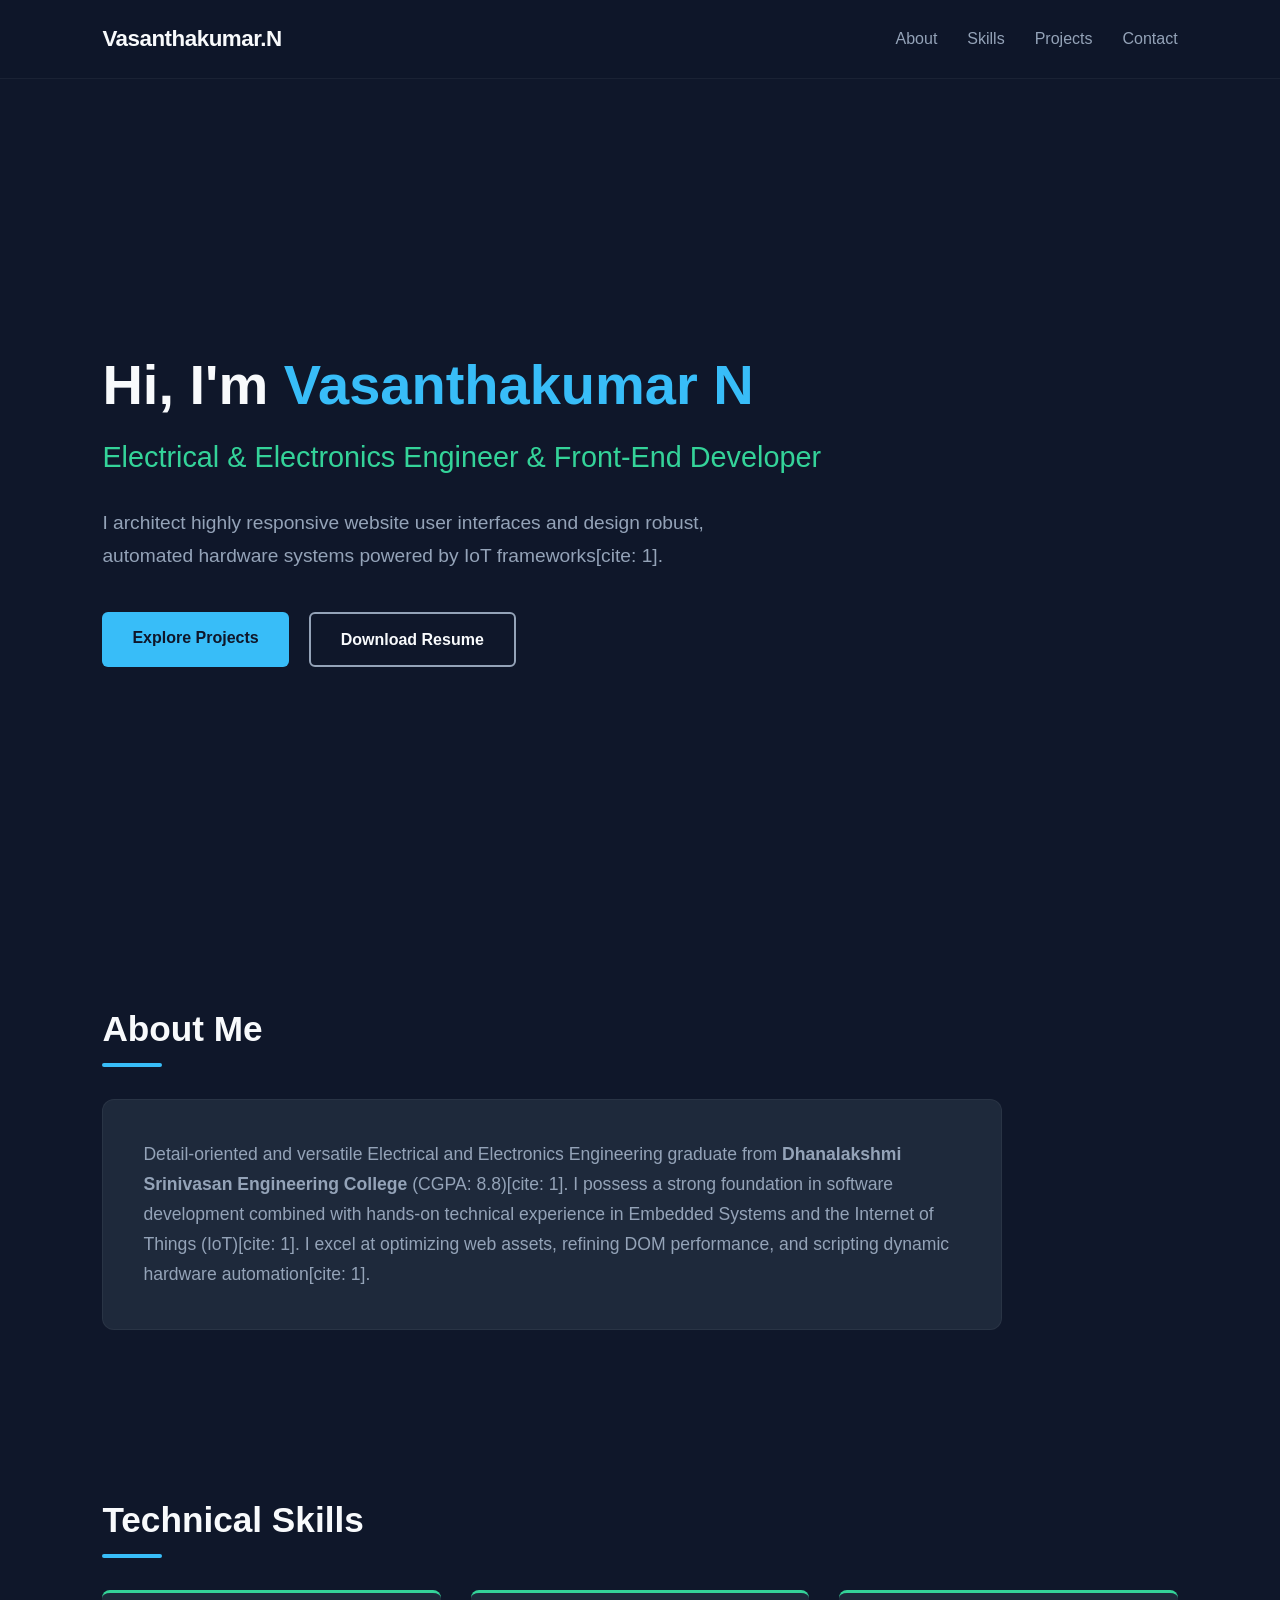
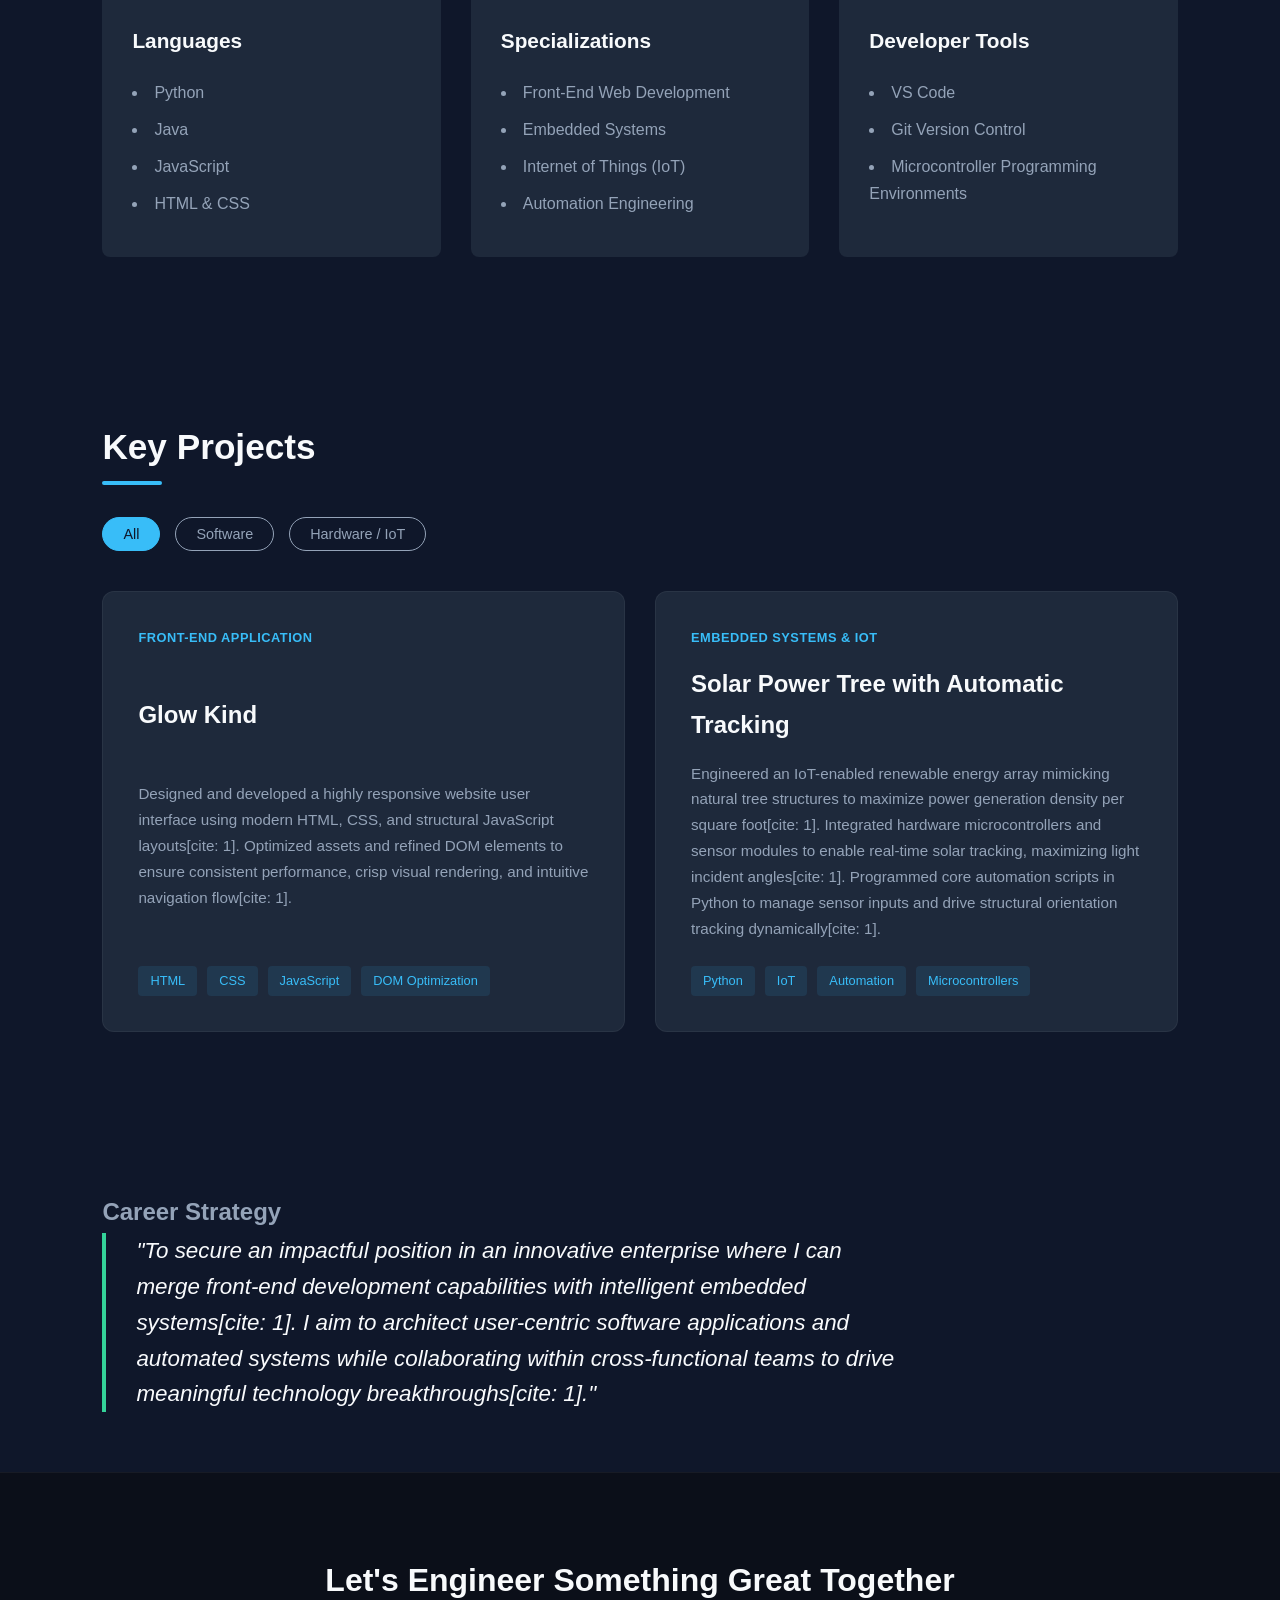
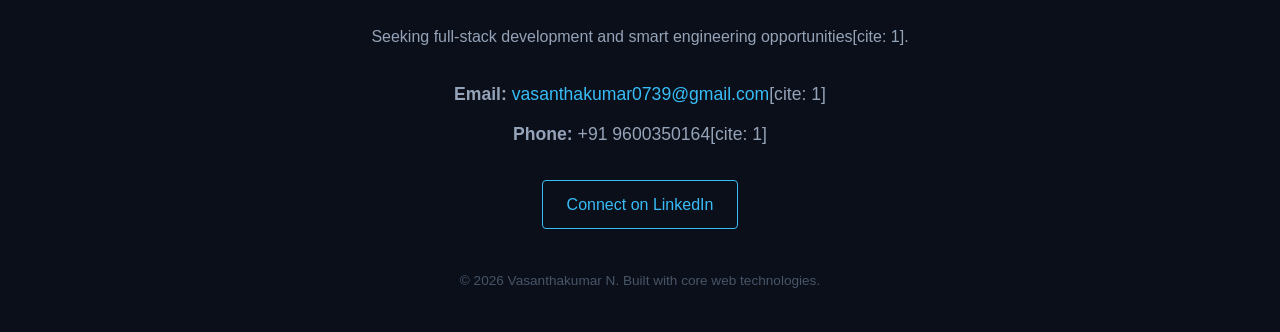
<file: port to github/index.html>
<!DOCTYPE html>
<html lang="en">
<head>
    <meta charset="UTF-8">
    <meta name="viewport" content="width=device-width, initial-scale=1.0">
    <title>Vasanthakumar N | Portfolio</title>
    <link rel="stylesheet" href="style.css">
</head>
<body>

    <!-- Navigation Header -->
    <header class="navbar">
        <div class="logo">Vasanthakumar.N</div>
        <nav>
            <ul class="nav-links">
                <li><a href="#about">About</a></li>
                <li><a href="#skills">Skills</a></li>
                <li><a href="#projects">Projects</a></li>
                <li><a href="#contact">Contact</a></li>
            </ul>
        </nav>
    </header>

    <!-- Hero Showcase Section -->
    <section id="hero" class="hero-section">
        <div class="hero-content">
            <h1>Hi, I'm <span class="highlight">Vasanthakumar N</span></h1>
            <h2>Electrical & Electronics Engineer & Front-End Developer</h2>
            <p>I architect highly responsive website user interfaces and design robust, automated hardware systems powered by IoT frameworks[cite: 1].</p>
            <div class="hero-buttons">
                <a href="#projects" class="btn primary-btn">Explore Projects</a>
                <a href="vasanth resume.pdf" target="_blank" class="btn secondary-btn">Download Resume</a>
            </div>
        </div>
    </section>

    <!-- About Profile Section -->
    <section id="about" class="about-section">
        <h2 class="section-title">About Me</h2>
        <div class="about-container">
            <p>Detail-oriented and versatile Electrical and Electronics Engineering graduate from <strong>Dhanalakshmi Srinivasan Engineering College</strong> (CGPA: 8.8)[cite: 1]. I possess a strong foundation in software development combined with hands-on technical experience in Embedded Systems and the Internet of Things (IoT)[cite: 1]. I excel at optimizing web assets, refining DOM performance, and scripting dynamic hardware automation[cite: 1].</p>
        </div>
    </section>

    <!-- Technical Skills Section -->
    <section id="skills" class="skills-section">
        <h2 class="section-title">Technical Skills</h2>
        <div class="skills-grid">
            <div class="skill-card">
                <h3>Languages</h3>
                <ul>
                    <li>Python</li>
                    <li>Java</li>
                    <li>JavaScript</li>
                    <li>HTML & CSS</li>
                </ul>
            </div>
            <div class="skill-card">
                <h3>Specializations</h3>
                <ul>
                    <li>Front-End Web Development</li>
                    <li>Embedded Systems</li>
                    <li>Internet of Things (IoT)</li>
                    <li>Automation Engineering</li>
                </ul>
            </div>
            <div class="skill-card">
                <h3>Developer Tools</h3>
                <ul>
                    <li>VS Code</li>
                    <li>Git Version Control</li>
                    <li>Microcontroller Programming Environments</li>
                </ul>
            </div>
        </div>
    </section>

    <!-- Interactive Projects Portfolio Section -->
    <section id="projects" class="projects-section">
        <h2 class="section-title">Key Projects</h2>
        
        <!-- Filter Buttons managed via JavaScript -->
        <div class="filter-container">
            <button class="filter-btn active" data-filter="all">All</button>
            <button class="filter-btn" data-filter="software">Software</button>
            <button class="filter-btn" data-filter="hardware">Hardware / IoT</button>
        </div>

        <div class="projects-grid">
            <!-- Project 1 -->
            <div class="project-card dynamic-card" data-category="software">
                <div class="project-tag">Front-End Application</div>
                <h3>Glow Kind</h3>
                <p>Designed and developed a highly responsive website user interface using modern HTML, CSS, and structural JavaScript layouts[cite: 1]. Optimized assets and refined DOM elements to ensure consistent performance, crisp visual rendering, and intuitive navigation flow[cite: 1].</p>
                <div class="tech-tags">
                    <span>HTML</span><span>CSS</span><span>JavaScript</span><span>DOM Optimization</span>
                </div>
            </div>

            <!-- Project 2 -->
            <div class="project-card dynamic-card" data-category="hardware">
                <div class="project-tag">Embedded Systems & IoT</div>
                <h3>Solar Power Tree with Automatic Tracking</h3>
                <p>Engineered an IoT-enabled renewable energy array mimicking natural tree structures to maximize power generation density per square foot[cite: 1]. Integrated hardware microcontrollers and sensor modules to enable real-time solar tracking, maximizing light incident angles[cite: 1]. Programmed core automation scripts in Python to manage sensor inputs and drive structural orientation tracking dynamically[cite: 1].</p>
                <div class="tech-tags">
                    <span>Python</span><span>IoT</span><span>Automation</span><span>Microcontrollers</span>
                </div>
            </div>
        </div>
    </section>

    <!-- Professional Career Goals Section -->
    <section class="goals-section">
        <h2>Career Strategy</h2>
        <blockquote>
            "To secure an impactful position in an innovative enterprise where I can merge front-end development capabilities with intelligent embedded systems[cite: 1]. I aim to architect user-centric software applications and automated systems while collaborating within cross-functional teams to drive meaningful technology breakthroughs[cite: 1]."
        </blockquote>
    </section>

    <!-- Connect / Footer Section -->
    <footer id="contact" class="footer">
        <h2>Let's Engineer Something Great Together</h2>
        <p>Seeking full-stack development and smart engineering opportunities[cite: 1].</p>
        <div class="contact-info">
            <p><strong>Email:</strong> <a href="mailto:vasanthakumar0739@gmail.com">vasanthakumar0739@gmail.com</a>[cite: 1]</p>
            <p><strong>Phone:</strong> +91 9600350164[cite: 1]</p>
        </div>
        <div class="social-links">
            <a href="https://linkedin.com/in/vasanthakumar-n-900160356" target="_blank" class="social-icon">Connect on LinkedIn</a>
        </div>
        <p class="copyright">&copy; 2026 Vasanthakumar N. Built with core web technologies.</p>
    </footer>

    <script src="script.js"></script>
</body>
</html>
</file>
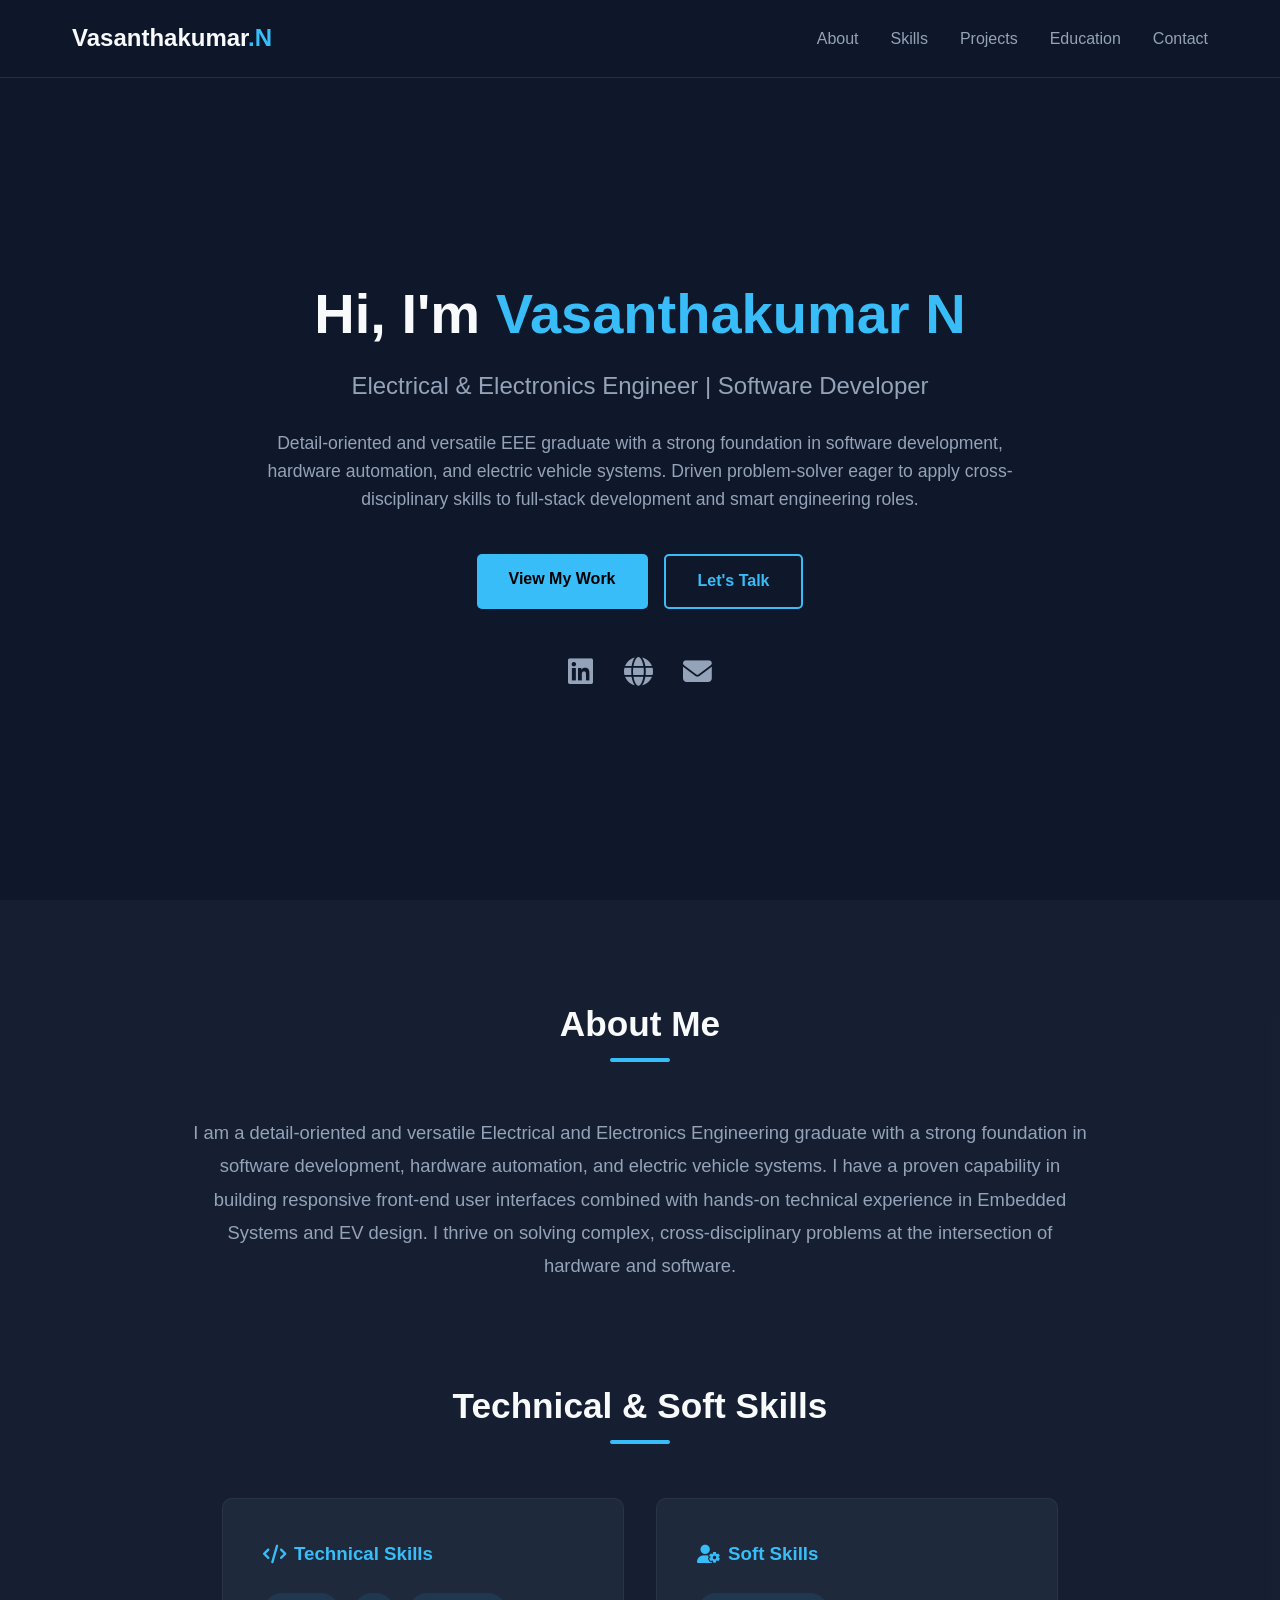
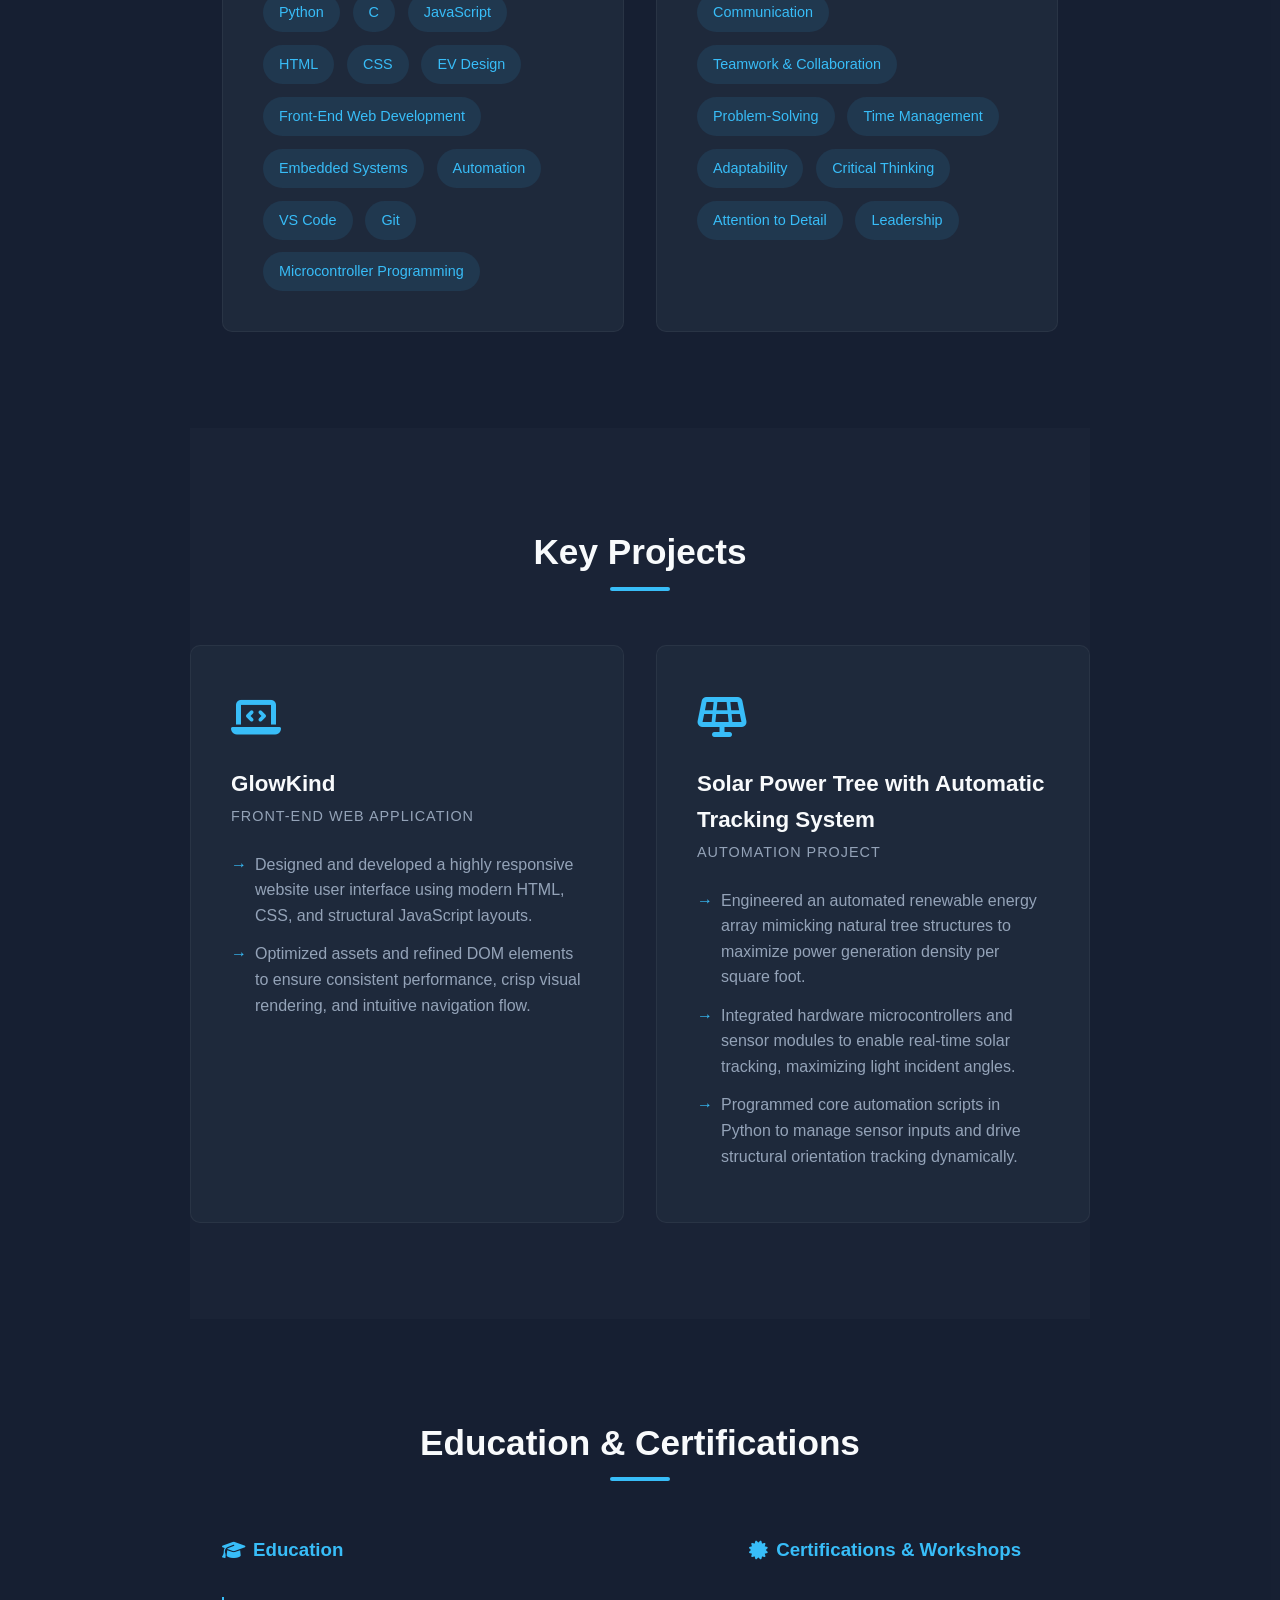
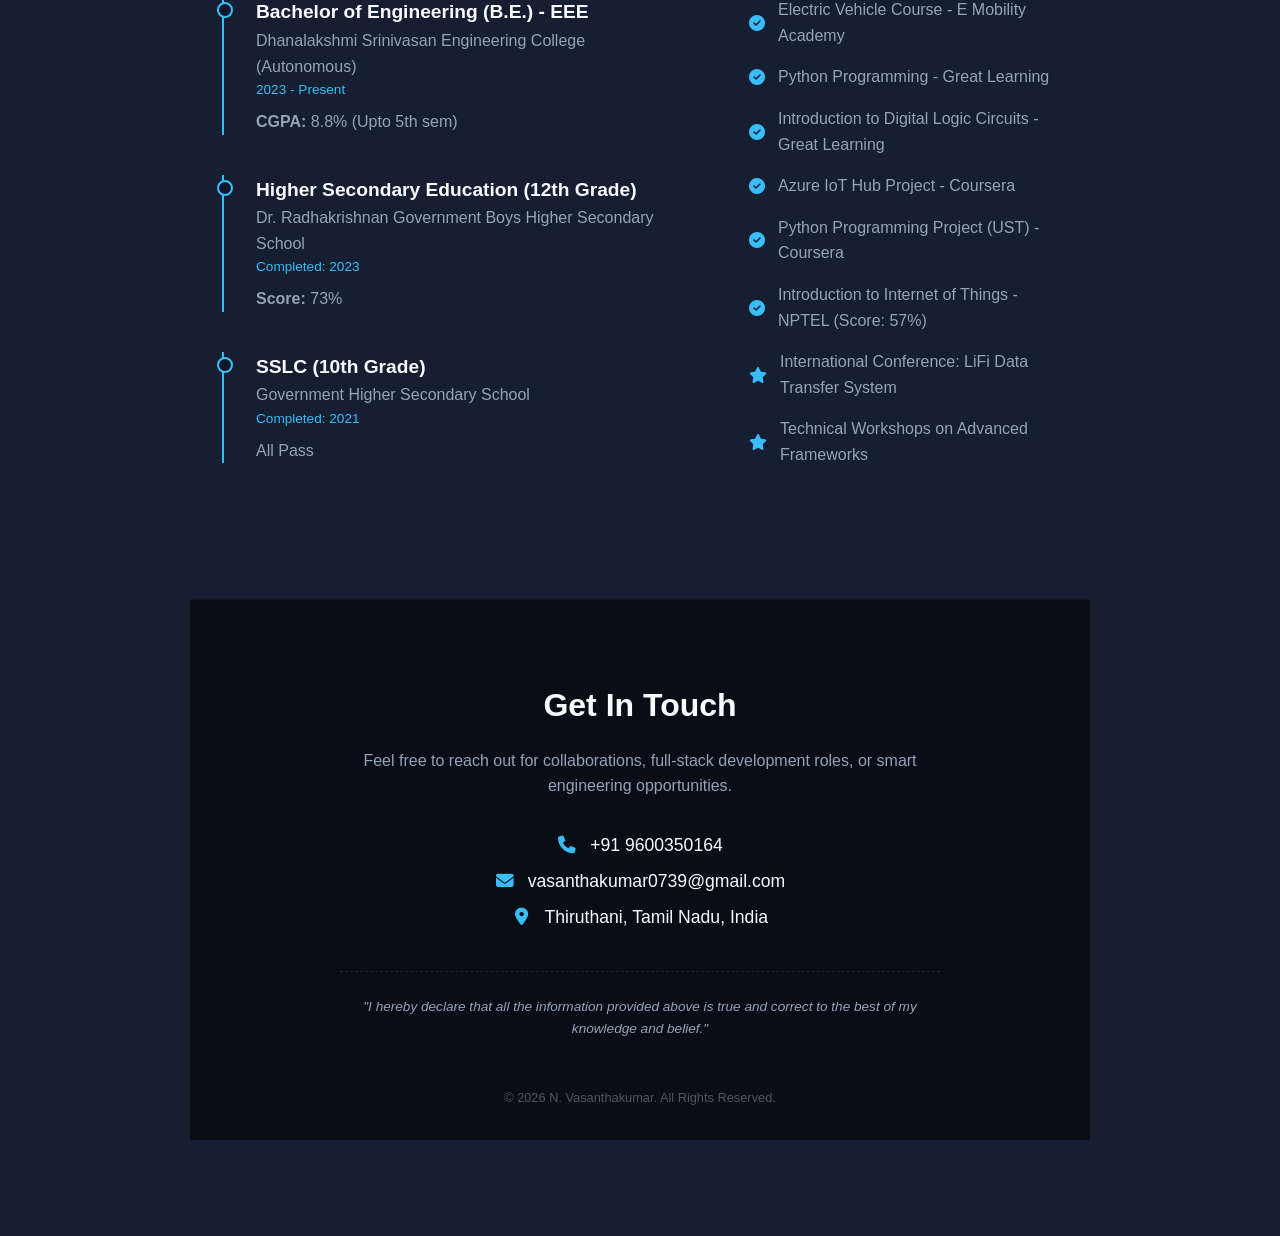
<file: project 2/index.html>
<!DOCTYPE html>
<html lang="en">
<head>
    <meta charset="UTF-8">
    <meta name="viewport" content="width=device-width, initial-scale=1.0">
    <title>Vasanthakumar N | Portfolio</title>
    <link rel="stylesheet" href="style.css">
    <link rel="stylesheet" href="https://cdnjs.cloudflare.com/ajax/libs/font-awesome/6.4.0/css/all.min.css">
</head>
<body>

    <nav class="navbar">
        <div class="nav-container">
            <a href="#" class="logo">Vasanthakumar<span>.N</span></a>
            <ul class="nav-links">
                <li><a href="#about">About</a></li>
                <li><a href="#skills">Skills</a></li>
                <li><a href="#projects">Projects</a></li>
                <li><a href="#education">Education</a></li>
                <li><a href="#contact">Contact</a></li>
            </ul>
        </div>
    </nav>

    <header class="hero">
        <div class="hero-content">
            <h1>Hi, I'm <span class="highlight">Vasanthakumar N</span></h1>
            <h3>Electrical & Electronics Engineer | Software Developer</h3>
            <p>Detail-oriented and versatile EEE graduate with a strong foundation in software development, hardware automation, and electric vehicle systems. Driven problem-solver eager to apply cross-disciplinary skills to full-stack development and smart engineering roles.</p>
            <div class="hero-buttons">
                <a href="#projects" class="btn">View My Work</a>
                <a href="#contact" class="btn btn-outline">Let's Talk</a>
            </div>
            <div class="social-icons">
                <a href="https://linkedin.com/in/vasantha-kumar-n-900160356" target="_blank"><i class="fab fa-linkedin"></i></a>
                <a href="https://vasanthakumar-one.vercel.app" target="_blank"><i class="fas fa-globe"></i></a>
                <a href="mailto:vasanthakumar0739@gmail.com"><i class="fas fa-envelope"></i></a>
            </div>
        </div>
    </header>

    <section id="about" class="section bg-light">
        <h2 class="section-title">About Me</h2>
        <div class="about-container">
            <div class="about-text">
               
                <p>I am a detail-oriented and versatile Electrical and Electronics Engineering graduate with a strong foundation in software development, hardware automation, and electric vehicle systems. I have a proven capability in building responsive front-end user interfaces combined with hands-on technical experience in Embedded Systems and EV design. I thrive on solving complex, cross-disciplinary problems at the intersection of hardware and software.</p>
            </div>

    <section id="skills" class="section">
        <h2 class="section-title">Technical & Soft Skills</h2>
        <div class="skills-container">
            <div class="skills-category">
                <h3><i class="fas fa-code"></i> Technical Skills</h3>
                <div class="tags">
                    <span>Python</span>
                    <span>C</span>
                    <span>JavaScript</span>
                    <span>HTML</span>
                    <span>CSS</span>
                    <span>EV Design</span>
                    <span>Front-End Web Development</span>
                    <span>Embedded Systems</span>
                    <span>Automation</span>
                    <span>VS Code</span>
                    <span>Git</span>
                    <span>Microcontroller Programming</span>
                </div>
            </div>
            <div class="skills-category">
                <h3><i class="fas fa-user-cog"></i> Soft Skills</h3>
                <div class="tags">
                    <span>Communication</span>
                    <span>Teamwork & Collaboration</span>
                    <span>Problem-Solving</span>
                    <span>Time Management</span>
                    <span>Adaptability</span>
                    <span>Critical Thinking</span>
                    <span>Attention to Detail</span>
                    <span>Leadership</span>
                </div>
            </div>
        </div>
    </section>

    <section id="projects" class="section bg-light">
        <h2 class="section-title">Key Projects</h2>
        <div class="projects-grid">
            <div class="project-card">
                <div class="project-icon"><i class="fas fa-laptop-code"></i></div>
                <h3>GlowKind</h3>
                <p class="project-sub">Front-End Web Application</p>
                <ul>
                    <li>Designed and developed a highly responsive website user interface using modern HTML, CSS, and structural JavaScript layouts.</li>
                    <li>Optimized assets and refined DOM elements to ensure consistent performance, crisp visual rendering, and intuitive navigation flow.</li>
                </ul>
            </div>
            <div class="project-card">
                <div class="project-icon"><i class="fas fa-solar-panel"></i></div>
                <h3>Solar Power Tree with Automatic Tracking System</h3>
                <p class="project-sub">Automation Project</p>
                <ul>
                    <li>Engineered an automated renewable energy array mimicking natural tree structures to maximize power generation density per square foot.</li>
                    <li>Integrated hardware microcontrollers and sensor modules to enable real-time solar tracking, maximizing light incident angles.</li>
                    <li>Programmed core automation scripts in Python to manage sensor inputs and drive structural orientation tracking dynamically.</li>
                </ul>
            </div>
        </div>
    </section>

    <section id="education" class="section">
        <h2 class="section-title">Education & Certifications</h2>
        <div class="edu-cert-container">
            <div class="education-timeline">
                <h3><i class="fas fa-graduation-cap"></i> Education</h3>
                <div class="timeline-item">
                    <h4>Bachelor of Engineering (B.E.) - EEE</h4>
                    <p class="institution">Dhanalakshmi Srinivasan Engineering College (Autonomous)</p>
                    <p class="duration">2023 - Present</p>
                    <p class="grade"><strong>CGPA:</strong> 8.8% (Upto 5th sem)</p>
                </div>
                <div class="timeline-item">
                    <h4>Higher Secondary Education (12th Grade)</h4>
                    <p class="institution">Dr. Radhakrishnan Government Boys Higher Secondary School</p>
                    <p class="duration">Completed: 2023</p>
                    <p class="grade"><strong>Score:</strong> 73%</p>
                </div>
                <div class="timeline-item">
                    <h4>SSLC (10th Grade)</h4>
                    <p class="institution">Government Higher Secondary School</p>
                    <p class="duration">Completed: 2021</p>
                    <p class="grade">All Pass</p>
                </div>
            </div>

            <div class="certifications-list">
                <h3><i class="fas fa-certificate"></i> Certifications & Workshops</h3>
                <ul>
                    <li><i class="fas fa-check-circle"></i> Electric Vehicle Course - E Mobility Academy</li>
                    <li><i class="fas fa-check-circle"></i> Python Programming - Great Learning</li>
                    <li><i class="fas fa-check-circle"></i> Introduction to Digital Logic Circuits - Great Learning</li>
                    <li><i class="fas fa-check-circle"></i> Azure IoT Hub Project - Coursera</li>
                    <li><i class="fas fa-check-circle"></i> Python Programming Project (UST) - Coursera</li>
                    <li><i class="fas fa-check-circle"></i> Introduction to Internet of Things - NPTEL (Score: 57%)</li>
                    <li><i class="fas fa-star"></i> International Conference: LiFi Data Transfer System</li>
                    <li><i class="fas fa-star"></i> Technical Workshops on Advanced Frameworks</li>
                </ul>
            </div>
        </div>
    </section>

    <footer id="contact" class="footer">
        <div class="footer-content">
            <h2>Get In Touch</h2>
            <p>Feel free to reach out for collaborations, full-stack development roles, or smart engineering opportunities.</p>
            <div class="contact-info">
                <p><i class="fas fa-phone"></i> +91 9600350164</p>
                <p><i class="fas fa-envelope"></i> vasanthakumar0739@gmail.com</p>
                <p><i class="fas fa-map-marker-alt"></i> Thiruthani, Tamil Nadu, India</p>
            </div>
            <p class="declaration"><em>"I hereby declare that all the information provided above is true and correct to the best of my knowledge and belief."</em></p>
            <div class="copyright">
                &copy; 2026 N. Vasanthakumar. All Rights Reserved.
            </div>
        </div>
    </footer>

</body>
</html>
</file>
<file: port to github/style.css>
/* Core Styling Rules & Theme Variables */
:root {
    --bg-main: #0f172a;
    --bg-surface: #1e293b;
    --accent-blue: #38bdf8;
    --accent-green: #34d399;
    --text-primary: #f8fafc;
    --text-secondary: #94a3b8;
    --transition-smooth: all 0.3s cubic-bezier(0.4, 0, 0.2, 1);
}

* {
    margin: 0;
    padding: 0;
    box-sizing: border-box;
}

html {
    scroll-behavior: smooth;
}

body {
    background-color: var(--bg-main);
    color: var(--text-secondary);
    font-family: -apple-system, BlinkMacSystemFont, 'Segoe UI', Roboto, Helvetica, Arial, sans-serif;
    line-height: 1.7;
}

/* Sticky Navigation Interface */
.navbar {
    display: flex;
    justify-content: space-between;
    align-items: center;
    padding: 20px 8%;
    background-color: rgba(15, 23, 42, 0.9);
    backdrop-filter: blur(10px);
    position: sticky;
    top: 0;
    z-index: 1000;
    border-bottom: 1px solid rgba(255, 255, 255, 0.05);
}

.navbar .logo {
    font-size: 1.4rem;
    font-weight: 700;
    color: var(--text-primary);
    letter-spacing: -0.5px;
}

.nav-links {
    display: flex;
    list-style: none;
}

.nav-links li {
    margin-left: 30px;
}

.nav-links a {
    color: var(--text-secondary);
    text-decoration: none;
    font-size: 1rem;
    font-weight: 500;
    transition: var(--transition-smooth);
}

.nav-links a:hover {
    color: var(--accent-blue);
}

/* Structural Layout Elements */
section {
    padding: 100px 8% 60px 8%;
}

.section-title {
    font-size: 2.2rem;
    color: var(--text-primary);
    margin-bottom: 40px;
    position: relative;
    display: inline-block;
}

.section-title::after {
    content: '';
    position: absolute;
    bottom: -8px;
    left: 0;
    width: 60px;
    height: 4px;
    background-color: var(--accent-blue);
    border-radius: 2px;
}

/* Main Showcase Landing Section */
.hero-section {
    min-height: calc(100vh - 80px);
    display: flex;
    align-items: center;
    justify-content: flex-start;
}

.hero-content {
    max-width: 800px;
}

.hero-content h1 {
    font-size: 3.5rem;
    color: var(--text-primary);
    line-height: 1.2;
    margin-bottom: 15px;
}

.hero-content .highlight {
    color: var(--accent-blue);
}

.hero-content h2 {
    font-size: 1.8rem;
    color: var(--accent-green);
    font-weight: 400;
    margin-bottom: 25px;
}

.hero-content p {
    font-size: 1.2rem;
    margin-bottom: 40px;
    max-width: 650px;
}

/* Call to Action Controls */
.hero-buttons {
    display: flex;
    gap: 20px;
}

.btn {
    padding: 12px 30px;
    font-size: 1rem;
    font-weight: 600;
    border-radius: 6px;
    text-decoration: none;
    transition: var(--transition-smooth);
}

.primary-btn {
    background-color: var(--accent-blue);
    color: var(--bg-main);
}

.primary-btn:hover {
    background-color: #0ea5e9;
    transform: translateY(-2px);
}

.secondary-btn {
    border: 2px solid var(--text-secondary);
    color: var(--text-primary);
}

.secondary-btn:hover {
    border-color: var(--text-primary);
    background-color: rgba(255, 255, 255, 0.05);
}

/* Profile / About Element Styling */
.about-container {
    background-color: var(--bg-surface);
    padding: 40px;
    border-radius: 12px;
    border: 1px solid rgba(255, 255, 255, 0.05);
    font-size: 1.1rem;
    max-width: 900px;
}

/* Tech Grid Containers & Cards */
.skills-grid, .projects-grid {
    display: grid;
    grid-template-columns: repeat(auto-fit, minmax(300px, 1fr));
    gap: 30px;
}

.skill-card {
    background-color: var(--bg-surface);
    padding: 30px;
    border-radius: 8px;
    border-top: 3px solid var(--accent-green);
}

.skill-card h3 {
    color: var(--text-primary);
    margin-bottom: 20px;
    font-size: 1.3rem;
}

.skill-card ul {
    list-style-position: inside;
}

.skill-card li {
    margin-bottom: 10px;
    color: var(--text-secondary);
}

/* Projects Showcase Styling Elements */
.filter-container {
    display: flex;
    gap: 15px;
    margin-bottom: 40px;
}

.filter-btn {
    background: transparent;
    border: 1px solid var(--text-secondary);
    color: var(--text-secondary);
    padding: 8px 20px;
    font-size: 0.9rem;
    font-weight: 500;
    border-radius: 20px;
    cursor: pointer;
    transition: var(--transition-smooth);
}

.filter-btn.active, .filter-btn:hover {
    background-color: var(--accent-blue);
    border-color: var(--accent-blue);
    color: var(--bg-main);
}

.project-card {
    background-color: var(--bg-surface);
    padding: 35px;
    border-radius: 12px;
    border: 1px solid rgba(255, 255, 255, 0.05);
    display: flex;
    flex-direction: column;
    justify-content: space-between;
    transition: var(--transition-smooth);
}

.project-card:hover {
    transform: translateY(-5px);
    box-shadow: 0 20px 25px -5px rgba(0, 0, 0, 0.3);
}

.project-tag {
    font-size: 0.8rem;
    font-weight: 700;
    text-transform: uppercase;
    color: var(--accent-blue);
    margin-bottom: 15px;
    letter-spacing: 0.5px;
}

.project-card h3 {
    color: var(--text-primary);
    font-size: 1.5rem;
    margin-bottom: 15px;
}

.project-card p {
    font-size: 0.95rem;
    margin-bottom: 25px;
}

.tech-tags {
    display: flex;
    flex-wrap: wrap;
    gap: 10px;
}

.tech-tags span {
    background-color: rgba(56, 189, 248, 0.1);
    color: var(--accent-blue);
    padding: 4px 12px;
    border-radius: 4px;
    font-size: 0.8rem;
    font-weight: 500;
}

/* Career Summary Blockquotes */
.goals-section blockquote {
    font-size: 1.4rem;
    font-style: italic;
    color: var(--text-primary);
    border-left: 4px solid var(--accent-green);
    padding-left: 30px;
    max-width: 800px;
    line-height: 1.6;
}

/* Interface Footer and Communication Blocks */
.footer {
    background-color: #0b0f19;
    padding: 80px 8% 40px 8%;
    border-top: 1px solid rgba(255, 255, 255, 0.05);
    text-align: center;
}

.footer h2 {
    color: var(--text-primary);
    font-size: 2rem;
    margin-bottom: 15px;
}

.contact-info {
    margin: 30px 0;
}

.contact-info p {
    margin-bottom: 10px;
    font-size: 1.1rem;
}

.contact-info a {
    color: var(--accent-blue);
    text-decoration: none;
}

.social-links {
    margin-bottom: 40px;
}

.social-icon {
    display: inline-block;
    padding: 10px 24px;
    border: 1px solid var(--accent-blue);
    color: var(--accent-blue);
    text-decoration: none;
    border-radius: 4px;
    font-weight: 500;
    transition: var(--transition-smooth);
}

.social-icon:hover {
    background-color: var(--accent-blue);
    color: var(--bg-main);
}

.copyright {
    font-size: 0.85rem;
    color: #475569;
}

/* Adaptive Responsiveness Controls */
@media (max-width: 768px) {
    .navbar { padding: 20px 5%; }
    .nav-links { display: none; } 
    section { padding: 60px 5% 40px 5%; }
    .hero-content h1 { font-size: 2.5rem; }
    .hero-buttons { flex-direction: column; }
}
</file>
<file: project 2/style.css>
.about-text h3, .about-details h3 {
    font-size: 1.4rem;
    margin-bottom: 1rem;
    color: var(--accent);
}




/* Global Reset & Typography */
* {
    margin: 0;
    padding: 0;
    box-sizing: border-box;
    font-family: 'Segoe UI', Tahoma, Geneva, Verdana, sans-serif;
    scroll-behavior: smooth;
}

:root {
    --bg-dark: #0f172a;
    --bg-card: #1e293b;
    --bg-light: #1e293b80;
    --text-main: #f8fafc;
    --text-muted: #94a3b8;
    --accent: #38bdf8;
    --accent-hover: #0ea5e9;
}

body {
    background-color: var(--bg-dark);
    color: var(--text-main);
    line-height: 1.6;
}

/* Navbar */
.navbar {
    position: fixed;
    top: 0;
    left: 0;
    width: 100%;
    background-color: rgba(15, 23, 42, 0.9);
    backdrop-filter: blur(10px);
    z-index: 1000;
    border-bottom: 1px solid rgba(255, 255, 255, 0.1);
}

.nav-container {
    max-width: 1200px;
    margin: 0 auto;
    display: flex;
    justify-content: space-between;
    align-items: center;
    padding: 1.2rem 2rem;
}

.logo {
    font-size: 1.5rem;
    font-weight: 700;
    color: var(--text-main);
    text-decoration: none;
}

.logo span {
    color: var(--accent);
}

.nav-links {
    display: flex;
    list-style: none;
}

.nav-links li {
    margin-left: 2rem;
}

.nav-links a {
    color: var(--text-muted);
    text-decoration: none;
    font-weight: 500;
    transition: color 0.3s ease;
}

.nav-links a:hover {
    color: var(--accent);
}

/* Hero Section */
.hero {
    min-height: 100vh;
    display: flex;
    align-items: center;
    justify-content: center;
    padding: 6rem 2rem 2rem 2rem;
    text-align: center;
}

.hero-content {
    max-width: 800px;
}

.hero h1 {
    font-size: 3.5rem;
    margin-bottom: 0.5rem;
    font-weight: 800;
}

.hero h3 {
    font-size: 1.5rem;
    color: var(--text-muted);
    margin-bottom: 1.5rem;
    font-weight: 400;
}

.hero p {
    font-size: 1.1rem;
    color: var(--text-muted);
    margin-bottom: 2.5rem;
}

.highlight {
    color: var(--accent);
}

.hero-buttons {
    display: flex;
    justify-content: center;
    gap: 1rem;
    margin-bottom: 2.5rem;
}

.btn {
    padding: 0.8rem 2rem;
    background-color: var(--accent);
    color: #000;
    text-decoration: none;
    font-weight: 600;
    border-radius: 5px;
    transition: background 0.3s ease;
}

.btn:hover {
    background-color: var(--accent-hover);
}

.btn-outline {
    background-color: transparent;
    color: var(--accent);
    border: 2px solid var(--accent);
}

.btn-outline:hover {
    background-color: var(--accent);
    color: #000;
}

.social-icons a {
    color: var(--text-muted);
    font-size: 1.8rem;
    margin: 0 0.8rem;
    transition: color 0.3s ease, transform 0.3s ease;
    display: inline-block;
}

.social-icons a:hover {
    color: var(--accent);
    transform: translateY(-3px);
}

/* Sections General */
.section {
    padding: 6rem 2rem;
    max-width: 1200px;
    margin: 0 auto;
}

.bg-light {
    background-color: var(--bg-light);
    max-width: 100%;
    padding-left: calc((100% - 1200px)/2 + 2rem);
    padding-right: calc((100% - 1200px)/2 + 2rem);
}

.section-title {
    font-size: 2.2rem;
    text-align: center;
    margin-bottom: 4rem;
    position: relative;
}

.section-title::after {
    content: '';
    position: absolute;
    bottom: -10px;
    left: 50%;
    transform: translateX(-50%);
    width: 60px;
    height: 4px;
    background-color: var(--accent);
    border-radius: 2px;
}

/* About Section Specific Layout */
.about-container {
    max-width: 900px;
    margin: 0 auto;
}

.about-text p {
    color: var(--text-muted);
    font-size: 1.15rem;
    line-height: 1.8;
    text-align: center;
}

/* Skills Layout */
.skills-container {
    display: grid;
    grid-template-columns: 1fr 1fr;
    gap: 2rem;
}

.skills-category {
    background-color: var(--bg-card);
    padding: 2.5rem;
    border-radius: 10px;
    border: 1px solid rgba(255, 255, 255, 0.05);
}

.skills-category h3 {
    margin-bottom: 1.5rem;
    color: var(--accent);
    display: flex;
    align-items: center;
    gap: 0.5rem;
}

.tags {
    display: flex;
    flex-wrap: wrap;
    gap: 0.8rem;
}

.tags span {
    background-color: rgba(56, 189, 248, 0.1);
    color: var(--accent);
    padding: 0.5rem 1rem;
    border-radius: 20px;
    font-size: 0.9rem;
    font-weight: 500;
}

/* Projects Layout */
.projects-grid {
    display: grid;
    grid-template-columns: 1fr 1fr;
    gap: 2rem;
}

.project-card {
    background-color: var(--bg-card);
    padding: 2.5rem;
    border-radius: 10px;
    border: 1px solid rgba(255, 255, 255, 0.05);
    transition: transform 0.3s ease;
}

.project-card:hover {
    transform: translateY(-5px);
}

.project-icon {
    font-size: 2.5rem;
    color: var(--accent);
    margin-bottom: 1rem;
}

.project-card h3 {
    font-size: 1.4rem;
    margin-bottom: 0.2rem;
}

.project-sub {
    color: var(--text-muted);
    font-size: 0.9rem;
    margin-bottom: 1.5rem;
    text-transform: uppercase;
    letter-spacing: 1px;
}

.project-card ul {
    list-style-type: none;
}

.project-card li {
    color: var(--text-muted);
    margin-bottom: 0.8rem;
    position: relative;
    padding-left: 1.5rem;
}

.project-card li::before {
    content: '→';
    position: absolute;
    left: 0;
    color: var(--accent);
}

/* Education & Certs Layout */
.edu-cert-container {
    display: grid;
    grid-template-columns: 1.2fr 0.8fr;
    gap: 4rem;
}

.education-timeline h3, .certifications-list h3 {
    margin-bottom: 2rem;
    display: flex;
    align-items: center;
    gap: 0.5rem;
    color: var(--accent);
}

.timeline-item {
    border-left: 2px solid var(--accent);
    padding-left: 2rem;
    position: relative;
    margin-bottom: 2.5rem;
}

.timeline-item::before {
    content: '';
    position: absolute;
    left: -7px;
    top: 5px;
    width: 12px;
    height: 12px;
    background-color: var(--bg-dark);
    border: 2px solid var(--accent);
    border-radius: 50%;
}

.timeline-item h4 {
    font-size: 1.2rem;
}

.institution {
    color: var(--text-muted);
    font-weight: 500;
}

.duration {
    font-size: 0.85rem;
    color: var(--accent);
    margin-bottom: 0.5rem;
}

.grade {
    color: var(--text-muted);
}

.certifications-list ul {
    list-style: none;
}

.certifications-list li {
    margin-bottom: 1rem;
    color: var(--text-muted);
    display: flex;
    align-items: center;
    gap: 0.8rem;
}

.certifications-list li i {
    color: var(--accent);
}

/* Footer & Contact */
.footer {
    background-color: #090d16;
    padding: 5rem 2rem 2rem 2rem;
    text-align: center;
    border-top: 1px solid rgba(255, 255, 255, 0.05);
}

.footer-content {
    max-width: 600px;
    margin: 0 auto;
}

.footer h2 {
    font-size: 2rem;
    margin-bottom: 1rem;
}

.footer p {
    color: var(--text-muted);
    margin-bottom: 2rem;
}

.contact-info {
    margin-bottom: 2.5rem;
}

.contact-info p {
    margin-bottom: 0.5rem;
    font-size: 1.1rem;
    color: var(--text-main);
}

.contact-info i {
    color: var(--accent);
    margin-right: 0.5rem;
    width: 20px;
}

.declaration {
    font-size: 0.85rem;
    border-top: 1px dashed rgba(255, 255, 255, 0.1);
    padding-top: 1.5rem;
}

.copyright {
    margin-top: 3rem;
    font-size: 0.8rem;
    color: rgba(255, 255, 255, 0.3);
}

/* Responsive Breakpoints */
@media(max-width: 968px) {
    .skills-container, .projects-grid, .edu-cert-container {
        grid-template-columns: 1fr;
        gap: 2.5rem;
    }
    .hero h1 {
        font-size: 2.5rem;
    }
}

@media(max-width: 600px) {
    .nav-links {
        display: none;
    }
    .hero h1 {
        font-size: 2rem;
    }
    .hero-buttons {
        flex-direction: column;
    }
}
</file>
